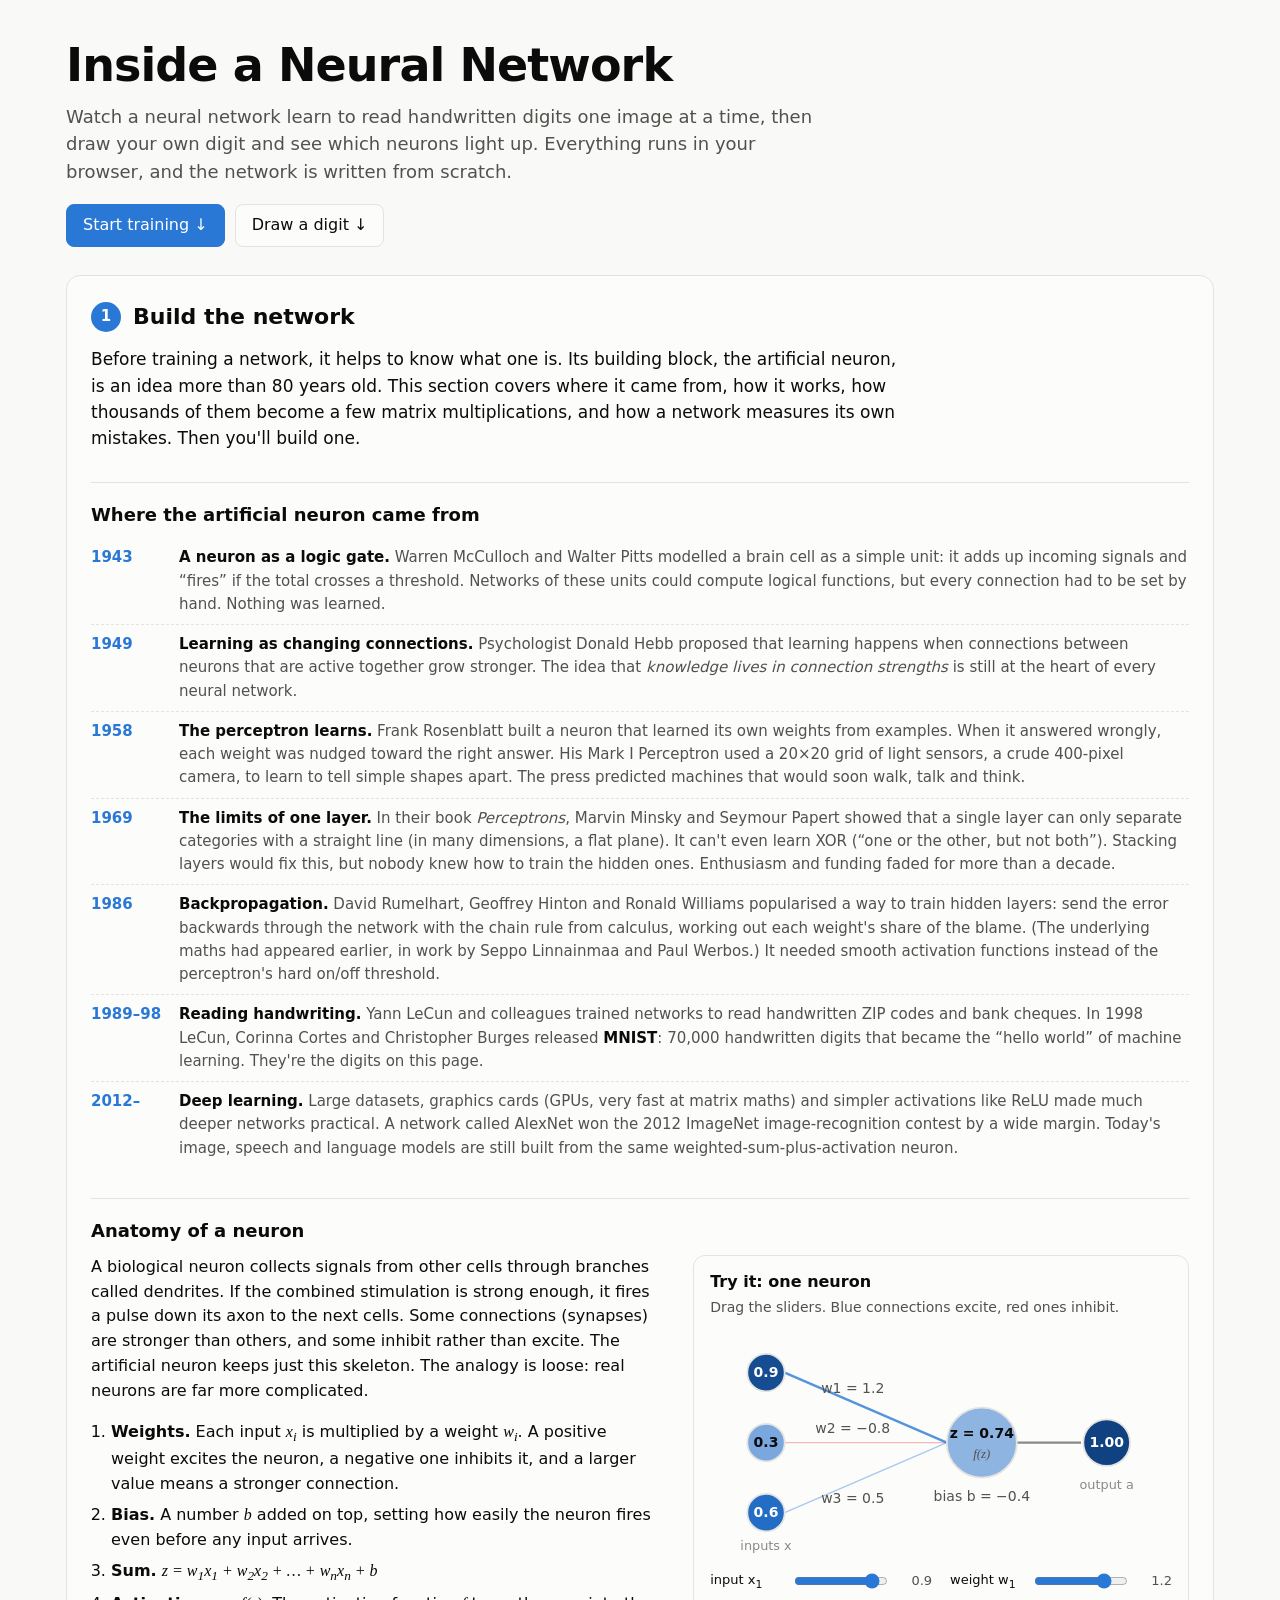
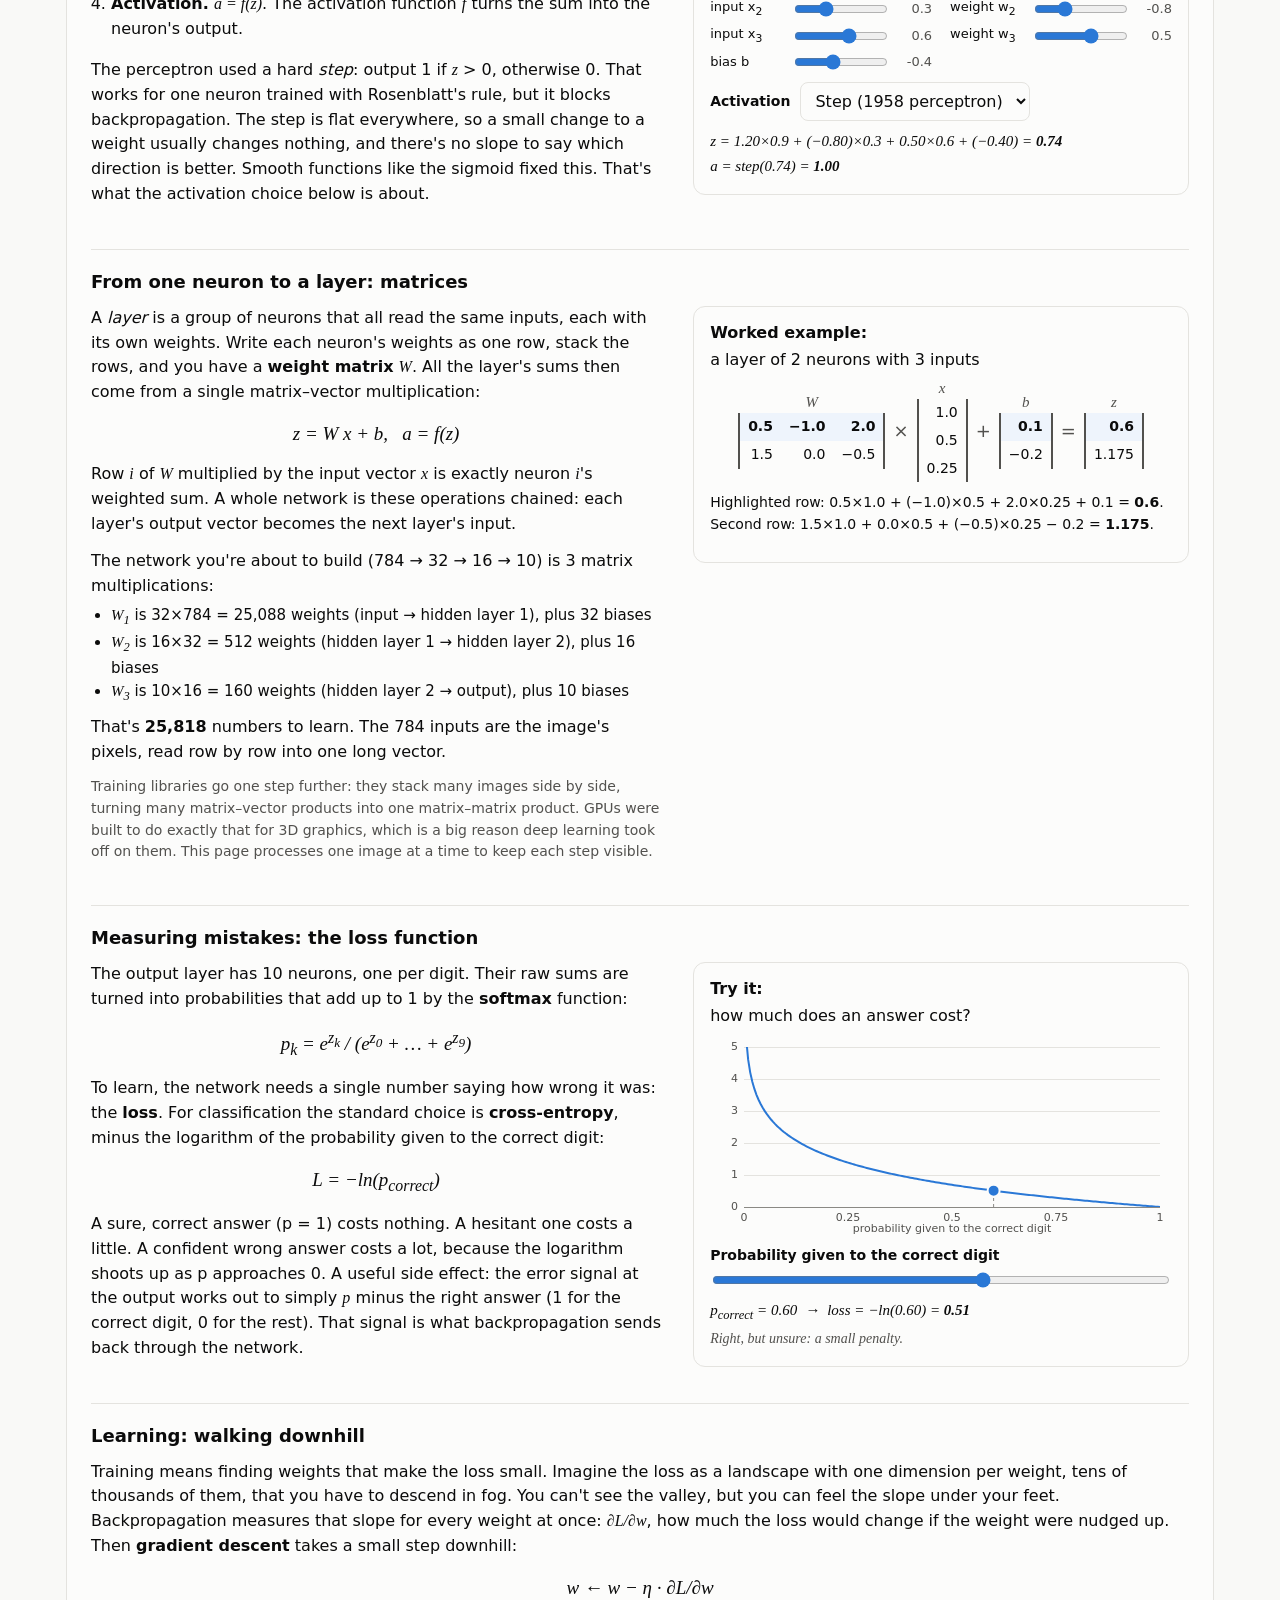
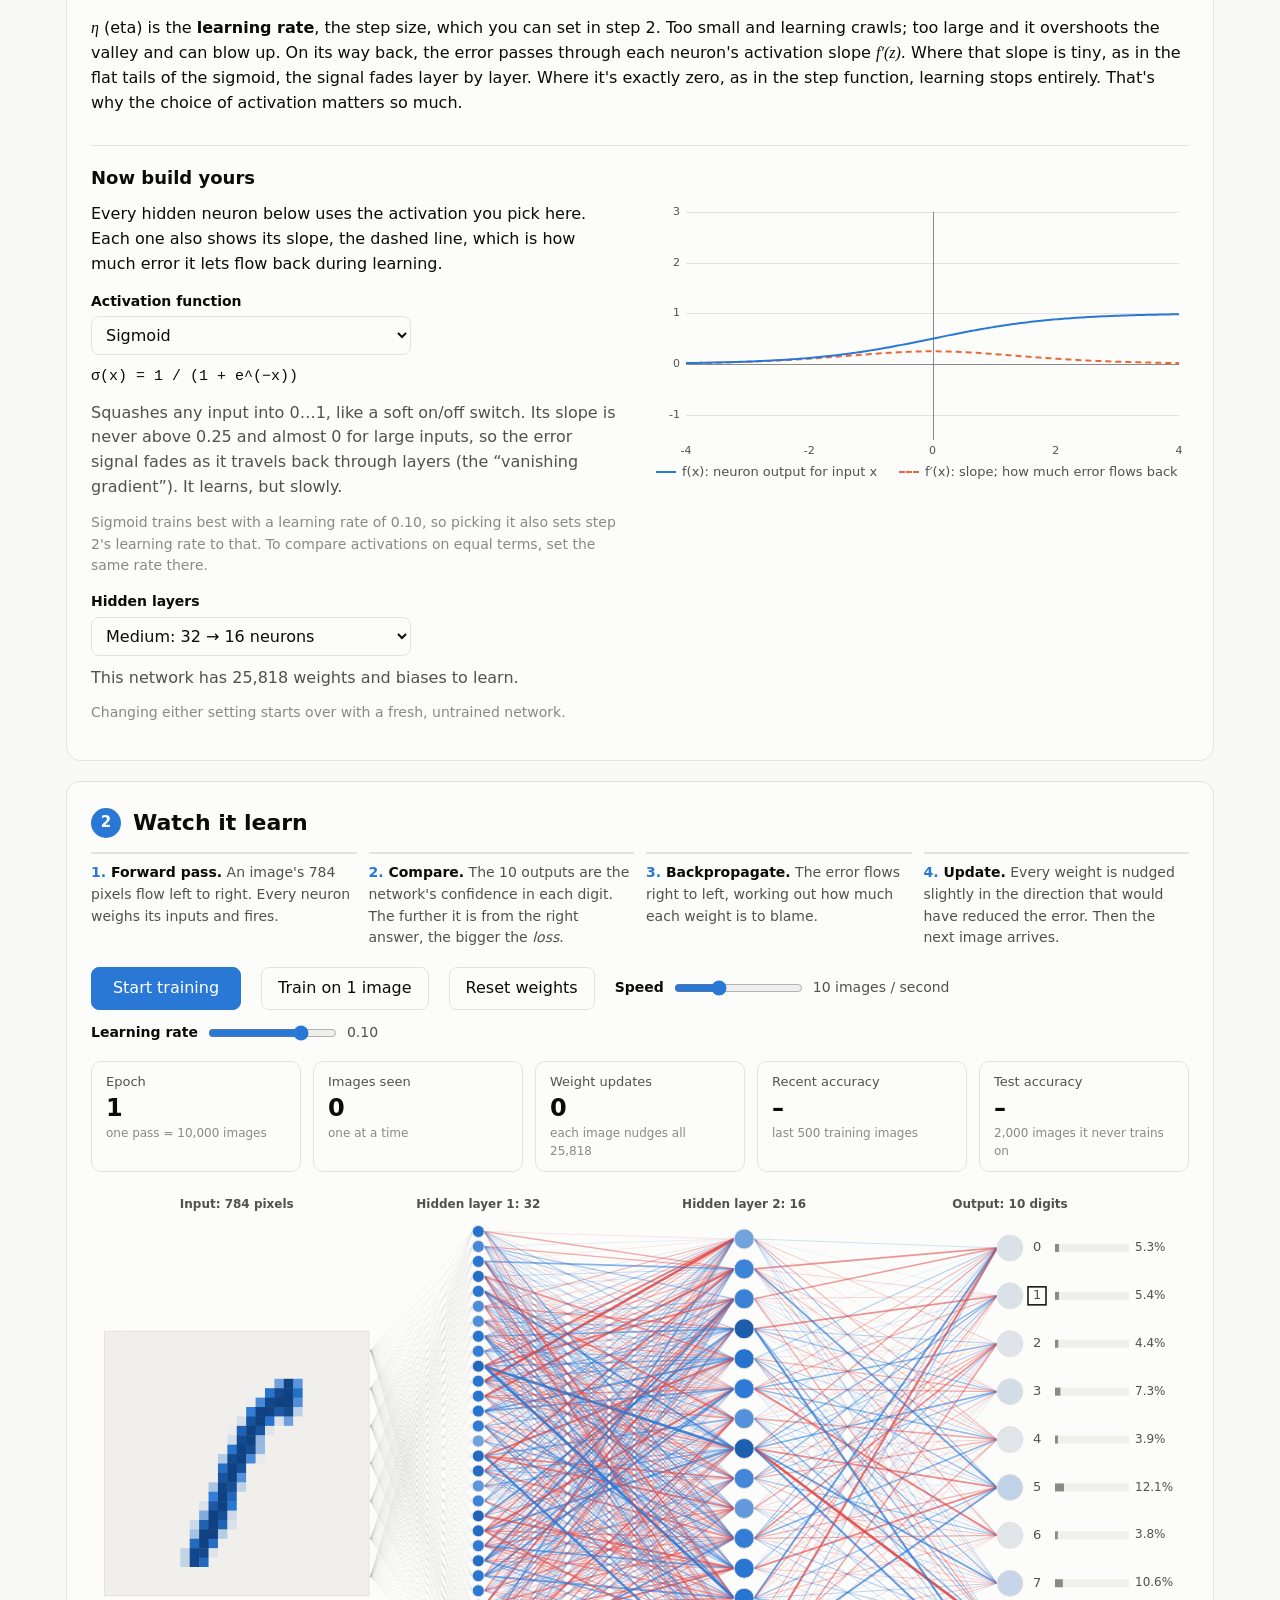
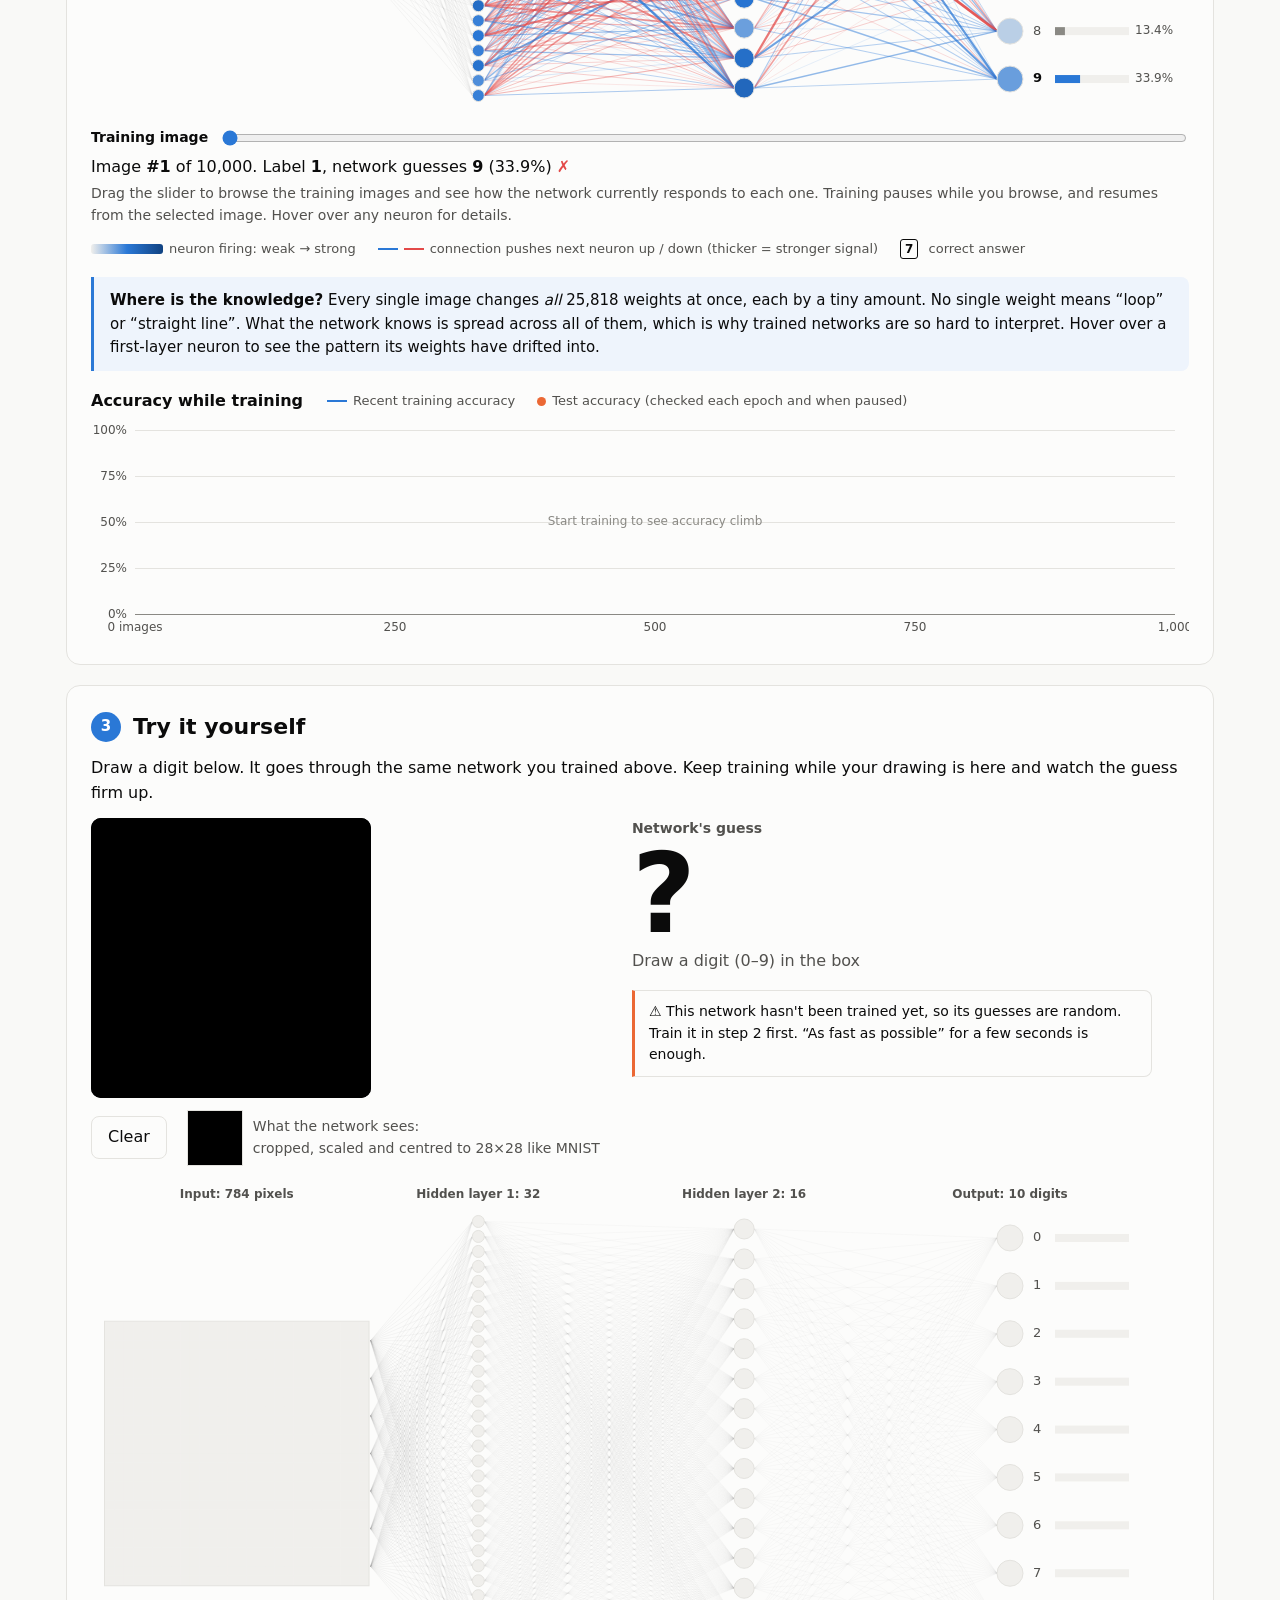
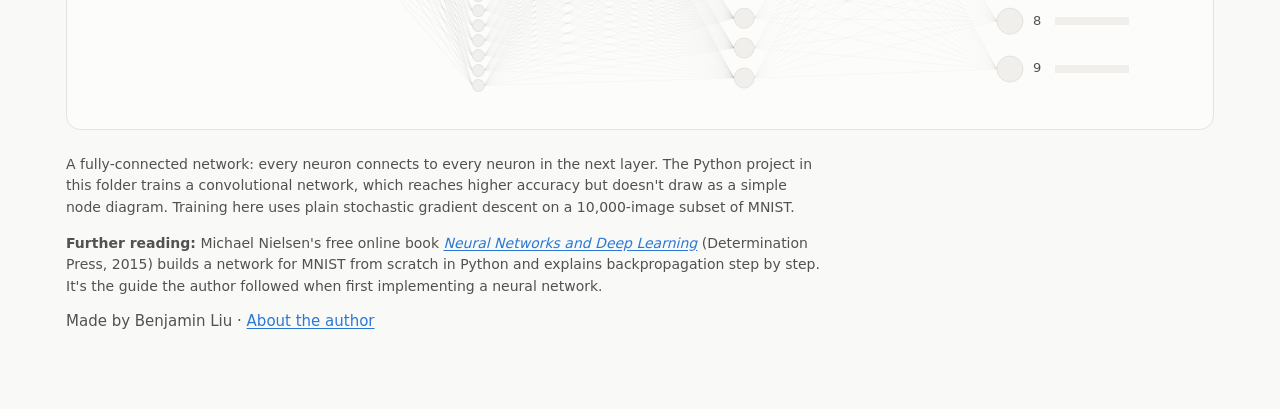
<file: mnist-digits/web/index.html>
<!doctype html>
<html lang="en">
<head>
  <meta charset="utf-8">
  <meta name="viewport" content="width=device-width, initial-scale=1">
  <title>Inside a Neural Network</title>
  <meta name="description" content="Watch a neural network learn to read handwritten digits, explore activation functions, then draw your own digit and see which neurons light up.">
  <link rel="canonical" href="https://nnplayground.dev/">
  <meta property="og:site_name" content="Inside a Neural Network">
  <meta property="og:title" content="Inside a Neural Network">
  <meta property="og:description" content="An interactive walkthrough of how a neural network learns to recognise handwritten digits, running entirely in your browser.">
  <meta property="og:type" content="website">
  <meta property="og:url" content="https://nnplayground.dev/">
  <meta property="og:image" content="https://nnplayground.dev/og-image.png">
  <meta property="og:image:width" content="1200">
  <meta property="og:image:height" content="630">
  <meta property="og:image:alt" content="A neural network diagram: a handwritten 7 flows through two hidden layers and lights up the output neuron for 7.">
  <meta name="twitter:card" content="summary_large_image">
  <meta name="theme-color" content="#f9f9f7" media="(prefers-color-scheme: light)">
  <meta name="theme-color" content="#0d0d0d" media="(prefers-color-scheme: dark)">
  <link rel="icon" href="favicon.svg" type="image/svg+xml">
  <link rel="stylesheet" href="style.css">
</head>
<body>
  <header class="hero">
    <h1>Inside a Neural Network</h1>
    <p class="lede">
      Watch a neural network learn to read handwritten digits one image at a time, then draw
      your own digit and see which neurons light up. Everything runs in your browser, and the
      network is written from scratch.
    </p>
    <p class="hero-actions">
      <a class="button primary" href="#train">Start training ↓</a>
      <a class="button" href="#draw">Draw a digit ↓</a>
    </p>
    <p id="loading" class="loading" role="status">Loading 12,000 handwritten digits…</p>
    <noscript><p class="loading error">This page runs a neural network in your browser and needs JavaScript enabled.</p></noscript>
  </header>

  <main>
    <!-- 1. Build ------------------------------------------------------------>
    <section class="card" aria-labelledby="h-build">
      <h2 id="h-build"><span class="step">1</span>Build the network</h2>
      <p class="intro">
        Before training a network, it helps to know what one is. Its building block, the artificial
        neuron, is an idea more than 80 years old. This section covers where it came from, how it
        works, how thousands of them become a few matrix multiplications, and how a network measures
        its own mistakes. Then you'll build one.
      </p>

      <!-- History -->
      <h3>Where the artificial neuron came from</h3>
      <ol class="timeline">
        <li><span class="year">1943</span><div><strong>A neuron as a logic gate.</strong>
          Warren McCulloch and Walter Pitts modelled a brain cell as a simple unit: it adds up incoming
          signals and “fires” if the total crosses a threshold. Networks of these units could compute
          logical functions, but every connection had to be set by hand. Nothing was learned.</div></li>
        <li><span class="year">1949</span><div><strong>Learning as changing connections.</strong>
          Psychologist Donald Hebb proposed that learning happens when connections between neurons that
          are active together grow stronger. The idea that <em>knowledge lives in connection
          strengths</em> is still at the heart of every neural network.</div></li>
        <li><span class="year">1958</span><div><strong>The perceptron learns.</strong>
          Frank Rosenblatt built a neuron that learned its own weights from examples. When it answered
          wrongly, each weight was nudged toward the right answer. His Mark I Perceptron used a 20×20
          grid of light sensors, a crude 400-pixel camera, to learn to tell simple shapes apart.
          The press predicted machines that would soon walk, talk and think.</div></li>
        <li><span class="year">1969</span><div><strong>The limits of one layer.</strong>
          In their book <em>Perceptrons</em>, Marvin Minsky and Seymour Papert showed that a single
          layer can only separate categories with a straight line (in many dimensions, a flat plane).
          It can't even learn XOR (“one or the other, but not both”). Stacking layers would fix
          this, but nobody knew how to train the hidden ones. Enthusiasm and funding faded for
          more than a decade.</div></li>
        <li><span class="year">1986</span><div><strong>Backpropagation.</strong>
          David Rumelhart, Geoffrey Hinton and Ronald Williams popularised a way to train hidden layers:
          send the error backwards through the network with the chain rule from calculus, working
          out each weight's share of the blame. (The underlying maths had appeared earlier, in work
          by Seppo Linnainmaa and Paul Werbos.) It needed smooth activation functions instead of
          the perceptron's hard on/off threshold.</div></li>
        <li><span class="year">1989–98</span><div><strong>Reading handwriting.</strong>
          Yann LeCun and colleagues trained networks to read handwritten ZIP codes and bank cheques.
          In 1998 LeCun, Corinna Cortes and Christopher Burges released <strong>MNIST</strong>:
          70,000 handwritten digits that became the “hello world” of machine learning. They're the
          digits on this page.</div></li>
        <li><span class="year">2012–</span><div><strong>Deep learning.</strong>
          Large datasets, graphics cards (GPUs, very fast at matrix maths) and simpler activations like
          ReLU made much deeper networks practical. A network called AlexNet won the 2012 ImageNet
          image-recognition contest by a wide margin. Today's image, speech and language models are
          still built from the same weighted-sum-plus-activation neuron.</div></li>
      </ol>

      <!-- Anatomy -->
      <h3>Anatomy of a neuron</h3>
      <div class="two-col">
        <div>
          <p>
            A biological neuron collects signals from other cells through branches called dendrites.
            If the combined stimulation is strong enough, it fires a pulse down its axon to the next
            cells. Some connections (synapses) are stronger than others, and some inhibit rather than
            excite. The artificial neuron keeps just this skeleton. The analogy is loose: real neurons
            are far more complicated.
          </p>
          <ol class="parts">
            <li><strong>Weights.</strong> Each input <var>x<sub>i</sub></var> is multiplied by a weight
              <var>w<sub>i</sub></var>. A positive weight excites the neuron, a negative one inhibits it,
              and a larger value means a stronger connection.</li>
            <li><strong>Bias.</strong> A number <var>b</var> added on top, setting how easily the neuron
              fires even before any input arrives.</li>
            <li><strong>Sum.</strong> <span class="eq">z = w<sub>1</sub>x<sub>1</sub> + w<sub>2</sub>x<sub>2</sub> + … + w<sub>n</sub>x<sub>n</sub> + b</span></li>
            <li><strong>Activation.</strong> <span class="eq">a = f(z)</span>. The activation function
              <var>f</var> turns the sum into the neuron's output.</li>
          </ol>
          <p>
            The perceptron used a hard <em>step</em>: output 1 if <var>z</var> &gt; 0, otherwise 0.
            That works for one neuron trained with Rosenblatt's rule, but it blocks backpropagation.
            The step is flat everywhere, so a small change to a weight usually changes nothing, and
            there's no slope to say which direction is better. Smooth functions like the sigmoid
            fixed this. That's what the activation choice below is about.
          </p>
        </div>
        <figure class="lab" aria-labelledby="lab-title">
          <figcaption id="lab-title"><strong>Try it: one neuron</strong>
            <span class="muted small">Drag the sliders. Blue connections excite, red ones inhibit.</span></figcaption>
          <svg id="neuron-svg" viewBox="0 0 360 200" role="img" aria-label="Diagram of a single neuron with three inputs"></svg>
          <div class="lab-grid" id="lab-sliders"></div>
          <div class="field inline">
            <label for="lab-act">Activation</label>
            <select id="lab-act"></select>
          </div>
          <p class="eq lab-readout" id="lab-readout" aria-live="polite"></p>
        </figure>
      </div>

      <!-- Matrices -->
      <h3>From one neuron to a layer: matrices</h3>
      <div class="two-col">
        <div>
          <p>
            A <em>layer</em> is a group of neurons that all read the same inputs, each with its own
            weights. Write each neuron's weights as one row, stack the rows, and you have a
            <strong>weight matrix</strong> <var>W</var>. All the layer's sums then come from a single
            matrix–vector multiplication:
          </p>
          <p class="eq big">z = W x + b, &nbsp; a = f(z)</p>
          <p>
            Row <var>i</var> of <var>W</var> multiplied by the input vector <var>x</var> is exactly
            neuron <var>i</var>'s weighted sum. A whole network is these operations chained:
            each layer's output vector becomes the next layer's input.
          </p>
          <p id="layer-shapes"></p>
          <p class="muted small">
            Training libraries go one step further: they stack many images side by side, turning
            many matrix–vector products into one matrix–matrix product. GPUs were built to do
            exactly that for 3D graphics, which is a big reason deep learning took off on them.
            This page processes one image at a time to keep each step visible.
          </p>
        </div>
        <figure class="matrix-example" aria-label="Worked example of a matrix-vector multiplication">
          <figcaption><strong>Worked example:</strong> a layer of 2 neurons with 3 inputs</figcaption>
          <div class="matmul">
            <table class="mat"><caption>W</caption>
              <tr class="hl"><td>0.5</td><td>−1.0</td><td>2.0</td></tr>
              <tr><td>1.5</td><td>0.0</td><td>−0.5</td></tr></table>
            <span class="op">×</span>
            <table class="mat"><caption>x</caption>
              <tr><td>1.0</td></tr><tr><td>0.5</td></tr><tr><td>0.25</td></tr></table>
            <span class="op">+</span>
            <table class="mat"><caption>b</caption>
              <tr class="hl"><td>0.1</td></tr><tr><td>−0.2</td></tr></table>
            <span class="op">=</span>
            <table class="mat"><caption>z</caption>
              <tr class="hl"><td>0.6</td></tr><tr><td>1.175</td></tr></table>
          </div>
          <p class="small">
            Highlighted row: 0.5×1.0 + (−1.0)×0.5 + 2.0×0.25 + 0.1 = <strong>0.6</strong>.<br>
            Second row: 1.5×1.0 + 0.0×0.5 + (−0.5)×0.25 − 0.2 = <strong>1.175</strong>.
          </p>
        </figure>
      </div>

      <!-- Loss -->
      <h3>Measuring mistakes: the loss function</h3>
      <div class="two-col">
        <div>
          <p>
            The output layer has 10 neurons, one per digit. Their raw sums are turned into
            probabilities that add up to 1 by the <strong>softmax</strong> function:
          </p>
          <p class="eq big">p<sub>k</sub> = e<sup>z<sub>k</sub></sup> / (e<sup>z<sub>0</sub></sup> + … + e<sup>z<sub>9</sub></sup>)</p>
          <p>
            To learn, the network needs a single number saying how wrong it was: the
            <strong>loss</strong>. For classification the standard choice is
            <strong>cross-entropy</strong>, minus the logarithm of the probability given to the
            correct digit:
          </p>
          <p class="eq big">L = −ln(p<sub>correct</sub>)</p>
          <p>
            A sure, correct answer (p = 1) costs nothing. A hesitant one costs a little. A confident
            wrong answer costs a lot, because the logarithm shoots up as p approaches 0. A useful side
            effect: the error signal at the output works out to simply <var>p</var> minus the right answer
            (1 for the correct digit, 0 for the rest). That signal is what backpropagation sends back
            through the network.
          </p>
        </div>
        <figure class="lab">
          <figcaption><strong>Try it:</strong> how much does an answer cost?</figcaption>
          <canvas id="loss-canvas" aria-label="Plot of the loss as a function of the probability given to the correct digit"></canvas>
          <label class="slider-field wide" for="loss-p">Probability given to the correct digit
            <input type="range" id="loss-p" min="1" max="100" value="60">
          </label>
          <p class="eq lab-readout" id="loss-readout" aria-live="polite"></p>
        </figure>
      </div>

      <!-- Learning -->
      <h3>Learning: walking downhill</h3>
      <p>
        Training means finding weights that make the loss small. Imagine the loss as a landscape with
        one dimension per weight, tens of thousands of them, that you have to descend in fog. You can't see
        the valley, but you can feel the slope under your feet. Backpropagation measures that slope for
        every weight at once: <span class="eq">∂L/∂w</span>, how much the loss would change if the weight
        were nudged up. Then <strong>gradient descent</strong> takes a small step downhill:
      </p>
      <p class="eq big">w ← w − η · ∂L/∂w</p>
      <p>
        <var>η</var> (eta) is the <strong>learning rate</strong>, the step size, which you can set in step 2.
        Too small and learning crawls; too large and it overshoots the valley and can blow up.
        On its way back, the error passes through each neuron's activation slope
        <var>f′(z)</var>. Where that slope is tiny, as in the flat tails of the sigmoid, the signal fades
        layer by layer. Where it's exactly zero, as in the step function, learning stops entirely. That's
        why the choice of activation matters so much.
      </p>

      <h3>Now build yours</h3>
      <div class="setup-grid">
        <div>
          <p>
            Every hidden neuron below uses the activation you pick here. Each one also shows its slope,
            the dashed line, which is how much error it lets flow back during learning.
          </p>
          <div class="field">
            <label for="activation">Activation function</label>
            <select id="activation"></select>
          </div>
          <p id="act-formula" class="formula"></p>
          <p id="act-about" class="muted"></p>
          <p id="lr-note" class="note"></p>
          <div class="field">
            <label for="arch">Hidden layers</label>
            <select id="arch">
              <option value="16,16">Small: 16 → 16 neurons</option>
              <option value="32,16" selected>Medium: 32 → 16 neurons</option>
              <option value="64,32">Large: 64 → 32 neurons</option>
            </select>
          </div>
          <p id="param-count" class="muted"></p>
          <p class="note">Changing either setting starts over with a fresh, untrained network.</p>
        </div>
        <figure class="act-plot">
          <canvas id="act-canvas" aria-label="Plot of the selected activation function"></canvas>
          <figcaption class="legend">
            <span><i class="line-swatch s1"></i>f(x): neuron output for input x</span>
            <span><i class="line-swatch s2 dashed"></i>f′(x): slope; how much error flows back</span>
          </figcaption>
        </figure>
      </div>
    </section>

    <!-- 2. Train ------------------------------------------------------------>
    <section class="card" id="train" aria-labelledby="h-train">
      <h2 id="h-train"><span class="step">2</span>Watch it learn</h2>
      <ol class="steps">
        <li><strong>Forward pass.</strong> An image's 784 pixels flow left to right. Every neuron
          weighs its inputs and fires.</li>
        <li><strong>Compare.</strong> The 10 outputs are the network's confidence in each digit.
          The further it is from the right answer, the bigger the <em>loss</em>.</li>
        <li><strong>Backpropagate.</strong> The error flows right to left, working out how much
          each weight is to blame.</li>
        <li><strong>Update.</strong> Every weight is nudged slightly in the direction that
          would have reduced the error. Then the next image arrives.</li>
      </ol>

      <div class="toolbar">
        <button id="btn-train" class="primary" type="button">Start training</button>
        <button id="btn-step" type="button">Train on 1 image</button>
        <button id="btn-reset" type="button">Reset weights</button>
        <label class="slider-field">Speed
          <input type="range" id="speed" min="0" max="6" step="1" value="2">
          <output id="speed-out"></output>
        </label>
        <label class="slider-field">Learning rate
          <input type="range" id="lr" min="0" max="1000" step="1">
          <output id="lr-out"></output>
        </label>
      </div>
      <p id="train-alert" class="warning alert" role="alert" hidden></p>

      <div class="stats">
        <div class="stat"><div class="label">Epoch</div><div class="value" id="st-epoch">1</div>
          <div class="sub" id="st-epoch-sub">one pass = 10,000 images</div></div>
        <div class="stat"><div class="label">Images seen</div><div class="value" id="st-seen">0</div>
          <div class="sub">one at a time</div></div>
        <div class="stat"><div class="label">Weight updates</div><div class="value" id="st-updates">0</div>
          <div class="sub" id="st-updates-sub"></div></div>
        <div class="stat"><div class="label">Recent accuracy</div><div class="value" id="st-recent">–</div>
          <div class="sub">last 500 training images</div></div>
        <div class="stat"><div class="label">Test accuracy</div><div class="value" id="st-test">–</div>
          <div class="sub">2,000 images it never trains on</div></div>
      </div>

      <div class="net-wrap">
        <canvas id="net-train" aria-label="Diagram of the network's neurons, coloured by activation"></canvas>
      </div>
      <div class="sample-bar">
        <label for="sample">Training image</label>
        <input type="range" id="sample" min="0" max="9999" value="0">
      </div>
      <p id="sample-info" class="sample-info" aria-live="polite"></p>
      <p class="muted small">
        Drag the slider to browse the training images and see how the network currently responds
        to each one. Training pauses while you browse, and resumes from the selected image.
        Hover over any neuron for details.
      </p>
      <div class="legend" id="net-legend"></div>

      <p class="callout">
        <strong>Where is the knowledge?</strong> Every single image changes <em>all</em>
        <span id="callout-params">the</span> weights at once, each by a tiny amount. No single
        weight means “loop” or “straight line”. What the network knows is spread across all of them,
        which is why trained networks are so hard to interpret. Hover over a first-layer neuron to
        see the pattern its weights have drifted into.
      </p>

      <figure class="chart">
        <figcaption>
          <strong>Accuracy while training</strong>
          <span class="legend">
            <span><i class="line-swatch s1"></i>Recent training accuracy</span>
            <span><i class="dot-swatch s2"></i>Test accuracy (checked each epoch and when paused)</span>
          </span>
        </figcaption>
        <canvas id="acc-chart" aria-label="Line chart of accuracy as training progresses"></canvas>
      </figure>
    </section>

    <!-- 3. Draw ------------------------------------------------------------->
    <section class="card" id="draw" aria-labelledby="h-draw">
      <h2 id="h-draw"><span class="step">3</span>Try it yourself</h2>
      <p>
        Draw a digit below. It goes through the same network you trained above. Keep training
        while your drawing is here and watch the guess firm up.
      </p>
      <div class="draw-grid">
        <div class="pad-col">
          <canvas id="pad" width="280" height="280" aria-label="Drawing pad"></canvas>
          <div class="toolbar tight">
            <button id="btn-clear" type="button">Clear</button>
            <div class="preview">
              <canvas id="pad-preview" width="28" height="28"></canvas>
              <span class="muted small">What the network sees:<br>cropped, scaled and centred to 28×28 like MNIST</span>
            </div>
          </div>
        </div>
        <div class="result-col">
          <div class="guess" aria-live="polite">
            <div class="guess-label">Network's guess</div>
            <div class="guess-digit" id="guess-digit">?</div>
            <div class="guess-conf" id="guess-conf">Draw a digit (0–9) in the box</div>
          </div>
          <p id="draw-warning" class="warning" hidden></p>
        </div>
      </div>
      <div class="net-wrap">
        <canvas id="net-draw" aria-label="Diagram of the neurons activated by your drawing"></canvas>
      </div>
    </section>

    <footer class="muted small">
      A fully-connected network: every neuron connects to every neuron in the next layer.
      The Python project in this folder trains a convolutional network, which reaches
      higher accuracy but doesn't draw as a simple node diagram. Training here uses plain
      stochastic gradient descent on a 10,000-image subset of MNIST.
      <p class="further">
        <strong>Further reading:</strong> Michael Nielsen's free online book
        <a href="http://neuralnetworksanddeeplearning.com/about.html" rel="noopener"><cite>Neural Networks and Deep Learning</cite></a>
        (Determination Press, 2015) builds a network for MNIST from scratch in Python and explains
        backpropagation step by step. It's the guide the author followed when first implementing
        a neural network.
      </p>
      <p class="author-link">Made by Benjamin Liu · <a href="author.html">About the author</a></p>
    </footer>
  </main>

  <div id="tooltip" class="tooltip" hidden></div>

  <script src="mnist-data.js"></script>
  <script src="nn.js"></script>
  <script src="viz.js"></script>
  <script src="explain.js"></script>
  <script src="app.js"></script>
</body>
</html>
</file>
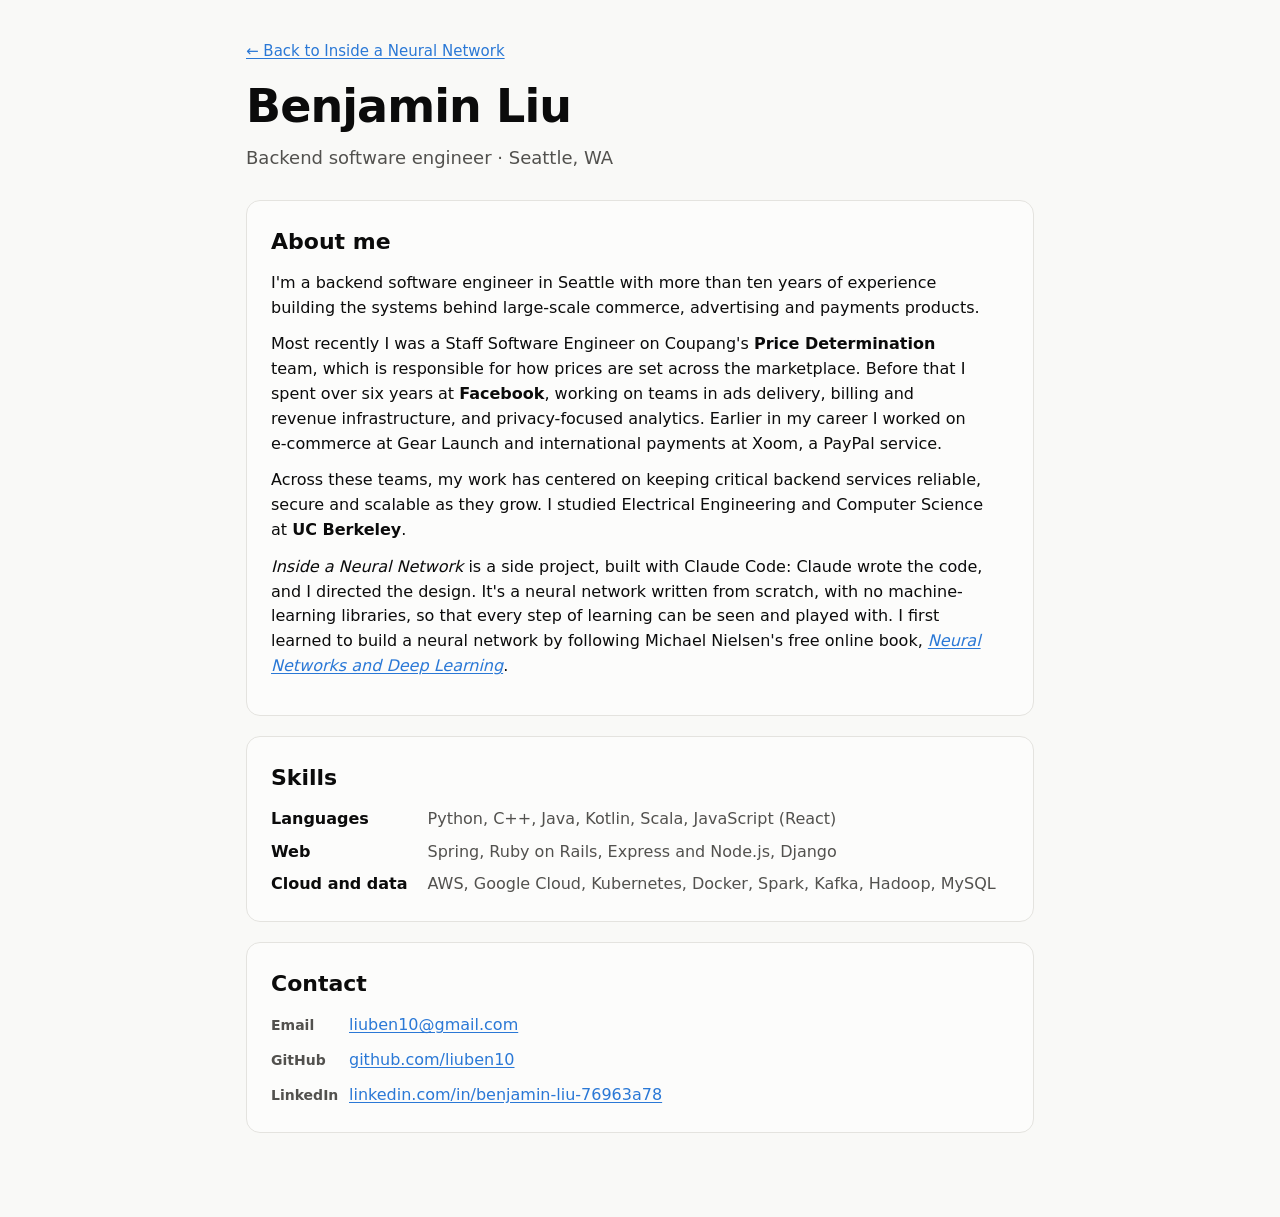
<file: mnist-digits/web/author.html>
<!doctype html>
<html lang="en">
<head>
  <meta charset="utf-8">
  <meta name="viewport" content="width=device-width, initial-scale=1">
  <title>About the Author</title>
  <meta name="description" content="Benjamin Liu, a backend software engineer in Seattle and the author of Inside a Neural Network.">
  <link rel="canonical" href="https://nnplayground.dev/author.html">
  <meta property="og:site_name" content="Inside a Neural Network">
  <meta property="og:title" content="About the Author: Benjamin Liu">
  <meta property="og:description" content="Backend software engineer in Seattle and the author of Inside a Neural Network.">
  <meta property="og:type" content="profile">
  <meta property="og:url" content="https://nnplayground.dev/author.html">
  <meta property="og:image" content="https://nnplayground.dev/og-image.png">
  <meta property="og:image:width" content="1200">
  <meta property="og:image:height" content="630">
  <meta name="twitter:card" content="summary_large_image">
  <meta name="theme-color" content="#f9f9f7" media="(prefers-color-scheme: light)">
  <meta name="theme-color" content="#0d0d0d" media="(prefers-color-scheme: dark)">
  <link rel="icon" href="favicon.svg" type="image/svg+xml">
  <link rel="stylesheet" href="style.css">
</head>
<body class="ready author-page">
  <header class="hero">
    <p class="back"><a href="./">← Back to Inside a Neural Network</a></p>
    <h1>Benjamin Liu</h1>
    <p class="lede">Backend software engineer · Seattle, WA</p>
  </header>

  <main>
    <section class="card" aria-labelledby="h-about">
      <h2 id="h-about">About me</h2>
      <p>
        I'm a backend software engineer in Seattle with more than ten years of experience building
        the systems behind large-scale commerce, advertising and payments products.
      </p>
      <p>
        Most recently I was a Staff Software Engineer on Coupang's <strong>Price Determination</strong>
        team, which is responsible for how prices are set across the marketplace. Before that I spent
        over six years at <strong>Facebook</strong>, working on teams in ads delivery, billing and revenue
        infrastructure, and privacy-focused analytics. Earlier in my career I worked on e-commerce at
        Gear Launch and international payments at Xoom, a PayPal service.
      </p>
      <p>
        Across these teams, my work has centered on keeping critical backend services reliable, secure
        and scalable as they grow. I studied Electrical Engineering and Computer Science at
        <strong>UC Berkeley</strong>.
      </p>
      <p>
        <em>Inside a Neural Network</em> is a side project, built with Claude Code: Claude wrote the
        code, and I directed the design. It's a neural network written from scratch, with no
        machine-learning libraries, so that every step of learning can be seen and played with.
        I first learned to build a neural network by following Michael Nielsen's free online book,
        <a href="http://neuralnetworksanddeeplearning.com/about.html" rel="noopener"><cite>Neural Networks and Deep Learning</cite></a>.
      </p>
    </section>

    <section class="card" aria-labelledby="h-skills">
      <h2 id="h-skills">Skills</h2>
      <dl class="skills">
        <dt>Languages</dt>
        <dd>Python, C++, Java, Kotlin, Scala, JavaScript (React)</dd>
        <dt>Web</dt>
        <dd>Spring, Ruby on Rails, Express and Node.js, Django</dd>
        <dt>Cloud and data</dt>
        <dd>AWS, Google Cloud, Kubernetes, Docker, Spark, Kafka, Hadoop, MySQL</dd>
      </dl>
    </section>

    <section class="card" aria-labelledby="h-contact">
      <h2 id="h-contact">Contact</h2>
      <ul class="contact">
        <li><span class="contact-label">Email</span>
          <a href="mailto:liuben10@gmail.com">liuben10@gmail.com</a></li>
        <li><span class="contact-label">GitHub</span>
          <a href="https://github.com/liuben10" rel="noopener">github.com/liuben10</a></li>
        <li><span class="contact-label">LinkedIn</span>
          <a href="https://www.linkedin.com/in/benjamin-liu-76963a78/" rel="noopener">linkedin.com/in/benjamin-liu-76963a78</a></li>
      </ul>
    </section>
  </main>
</body>
</html>
</file>
<file: mnist-digits/web/style.css>
:root {
  color-scheme: light;
  --bg: #f9f9f7;
  --surface: #fcfcfb;
  --ink: #0b0b0b;
  --ink-2: #52514e;
  --muted: #8a8984;
  --border: #e4e3df;
  --neutral: #f0efec;      /* a neuron at zero */
  --pos: #2a78d6;          /* positive activation / weight */
  --pos-max: #104281;      /* strongest activation */
  --neg: #e34948;          /* negative activation / weight */
  --series-1: #2a78d6;
  --series-2: #eb6834;
  --tint: #eef4fc;
}
@media (prefers-color-scheme: dark) {
  :root:not([data-theme="light"]) {
    color-scheme: dark;
    --bg: #0d0d0d;
    --surface: #1a1a19;
    --ink: #f0efec;
    --ink-2: #c3c2b7;
    --muted: #8f8e88;
    --border: #33332f;
    --neutral: #383835;
    --pos: #3987e5;
    --pos-max: #b7d3f6;
    --neg: #e66767;
    --series-1: #3987e5;
    --series-2: #d95926;
    --tint: #1b2533;
  }
}
:root[data-theme="dark"] {
  color-scheme: dark;
  --bg: #0d0d0d; --surface: #1a1a19; --ink: #f0efec; --ink-2: #c3c2b7; --muted: #8f8e88;
  --border: #33332f; --neutral: #383835; --pos: #3987e5; --pos-max: #b7d3f6; --neg: #e66767;
  --series-1: #3987e5; --series-2: #d95926; --tint: #1b2533;
}

* { box-sizing: border-box; }
body {
  margin: 0;
  background: var(--bg);
  color: var(--ink);
  font: 16px/1.55 system-ui, -apple-system, "Segoe UI", Roboto, sans-serif;
}
.hero, main { max-width: 1180px; margin: 0 auto; padding-left: 16px; padding-right: 16px; }
.hero { padding-top: 40px; padding-bottom: 8px; }
h1 { font-size: clamp(30px, 4.5vw, 46px); line-height: 1.1; letter-spacing: -0.02em; margin: 0 0 12px; }
.lede { font-size: 18px; color: var(--ink-2); max-width: 760px; margin: 0; }
.hero-actions { display: flex; flex-wrap: wrap; gap: 10px; margin: 18px 0 0; }
html { scroll-behavior: smooth; }
@media (prefers-reduced-motion: reduce) { html { scroll-behavior: auto; } }
section[id] { scroll-margin-top: 12px; }
.loading { color: var(--ink-2); font-size: 15px; }
.loading.error { color: var(--neg); font-weight: 600; }
main { padding-bottom: 64px; transition: opacity .3s; }
body:not(.ready) main { opacity: .35; pointer-events: none; }

.card {
  background: var(--surface);
  border: 1px solid var(--border);
  border-radius: 14px;
  padding: 24px;
  margin: 20px 0;
}
h2 { font-size: 22px; margin: 0 0 12px; display: flex; align-items: center; }
.step {
  display: inline-grid; place-items: center; flex: none;
  width: 30px; height: 30px; border-radius: 50%;
  background: var(--pos); color: #fff; font-size: 15px; margin-right: 12px;
}
p { margin: 0 0 12px; }
.muted { color: var(--ink-2); }
.small { font-size: 14px; }
.note { font-size: 14px; color: var(--muted); }
.formula { font-family: ui-monospace, "Cascadia Mono", Consolas, monospace; font-size: 15px; }

/* ---- explainer ---- */
.intro { font-size: 17px; max-width: 820px; }
h3 { font-size: 18px; margin: 30px 0 10px; padding-top: 18px; border-top: 1px solid var(--border); }
var { font-style: italic; font-family: Georgia, "Times New Roman", serif; }
.eq { font-family: Georgia, "Times New Roman", serif; font-style: italic; white-space: nowrap; }
.eq.big { font-size: 19px; text-align: center; margin: 14px 0; white-space: normal; }
.two-col { display: grid; grid-template-columns: minmax(0, 1.15fr) minmax(0, 1fr); gap: 32px; align-items: start; }

.timeline { list-style: none; padding: 0; margin: 0; }
.timeline li { display: grid; grid-template-columns: 74px minmax(0, 1fr); gap: 14px; padding: 8px 0; font-size: 15px; color: var(--ink-2); }
.timeline li + li { border-top: 1px dashed var(--border); }
.timeline strong { color: var(--ink); }
.timeline .year { font-weight: 700; color: var(--pos); font-variant-numeric: tabular-nums; }

.parts { padding-left: 20px; }
.parts li { margin-bottom: 6px; }

.lab, .matrix-example { margin: 0; border: 1px solid var(--border); border-radius: 12px; padding: 14px 16px; }
.lab figcaption, .matrix-example figcaption { display: flex; flex-direction: column; gap: 2px; margin-bottom: 8px; }
#neuron-svg { width: 100%; max-width: 420px; display: block; margin: 0 auto; }
#neuron-svg .syn { stroke-linecap: round; }
#neuron-svg .syn.pos { stroke: var(--pos); }
#neuron-svg .syn.neg { stroke: var(--neg); }
#neuron-svg .axon { stroke: var(--muted); stroke-width: 2; }
#neuron-svg .node { stroke: var(--border); stroke-width: 1.5; }
#neuron-svg .node-text { font: 600 12px system-ui, sans-serif; fill: var(--ink); }
#neuron-svg .node-text.on-dark { fill: #fff; }
#neuron-svg .node-sub { font: italic 11px Georgia, serif; fill: var(--ink-2); }
#neuron-svg .w-text { font: 12px system-ui, sans-serif; fill: var(--ink-2); }
#neuron-svg .caption { font: 11px system-ui, sans-serif; fill: var(--muted); }
.lab-grid { display: grid; grid-template-columns: repeat(2, minmax(0, 1fr)); gap: 4px 18px; margin: 10px 0; }
.lab-slider { display: grid; grid-template-columns: 74px minmax(0, 1fr) 34px; align-items: center; gap: 8px; font-size: 13px; }
.lab-slider output { text-align: right; font-variant-numeric: tabular-nums; color: var(--ink-2); }
.lab-slider input { min-width: 0; }
.field.inline { flex-direction: row; align-items: center; gap: 10px; margin: 6px 0; }
.lab-readout { white-space: normal; font-size: 15px; margin: 8px 0 0; line-height: 1.7; }
.slider-field.wide { display: flex; flex-direction: column; align-items: stretch; gap: 4px; margin-top: 8px; }
#loss-canvas { width: 100%; display: block; }

.matmul { display: flex; align-items: center; justify-content: center; gap: 8px; flex-wrap: wrap; margin: 6px 0 10px; }
.mat { border-collapse: collapse; border-left: 2px solid var(--ink-2); border-right: 2px solid var(--ink-2); font-variant-numeric: tabular-nums; }
.mat caption { font: italic 15px Georgia, serif; color: var(--ink-2); padding-bottom: 2px; }
.mat td { padding: 3px 8px; text-align: right; font-size: 14px; }
.mat tr.hl td { background: var(--tint); font-weight: 700; }
.op { font-size: 18px; color: var(--ink-2); }
.shapes { margin: 6px 0 8px; padding-left: 20px; font-size: 15px; }

.setup-grid { display: grid; grid-template-columns: minmax(0, 1fr) minmax(0, 1fr); gap: 32px; align-items: start; }
.field { display: flex; flex-direction: column; gap: 4px; margin: 14px 0 10px; max-width: 320px; }
.field label { font-size: 14px; font-weight: 600; }
select, button { font: inherit; color: var(--ink); }
select {
  padding: 8px 10px; border-radius: 8px; border: 1px solid var(--border); background: var(--surface);
}
button, a.button {
  padding: 8px 16px; border-radius: 8px; border: 1px solid var(--border);
  background: var(--surface); cursor: pointer; font-weight: 500;
}
button:hover:not(:disabled) { border-color: var(--muted); }
button:disabled { opacity: .45; cursor: not-allowed; }
a.button { display: inline-block; text-decoration: none; color: var(--ink); }
button.primary, a.button.primary { background: var(--pos); border-color: var(--pos); color: #fff; min-width: 150px; }
button:focus-visible, select:focus-visible, input:focus-visible { outline: 2px solid var(--pos); outline-offset: 2px; }
input[type="range"] { accent-color: var(--pos); }

.act-plot { margin: 0; }
.act-plot canvas { width: 100%; display: block; }

.steps {
  display: grid; grid-template-columns: repeat(4, minmax(0, 1fr)); gap: 12px;
  padding: 0; margin: 0 0 8px; list-style: none; counter-reset: step;
}
.steps li {
  counter-increment: step; font-size: 14px; color: var(--ink-2);
  border-top: 2px solid var(--border); padding-top: 8px;
}
.steps li::before { content: counter(step) ". "; font-weight: 700; color: var(--pos); }
.steps strong { color: var(--ink); }

.toolbar { display: flex; flex-wrap: wrap; gap: 12px 20px; align-items: center; margin: 18px 0; }
.toolbar.tight { margin: 12px 0 0; }
.slider-field { display: flex; align-items: center; gap: 8px; font-size: 14px; font-weight: 600; }
.slider-field output { font-weight: 400; color: var(--ink-2); min-width: 9.5em; font-variant-numeric: tabular-nums; }

.stats { display: grid; grid-template-columns: repeat(auto-fit, minmax(160px, 1fr)); gap: 12px; margin-bottom: 16px; }
.stat { border: 1px solid var(--border); border-radius: 10px; padding: 10px 14px; }
.stat .label { font-size: 13px; color: var(--ink-2); }
.stat .value { font-size: 24px; font-weight: 650; font-variant-numeric: tabular-nums; line-height: 1.3; }
.stat .sub { font-size: 12px; color: var(--muted); }

.net-wrap canvas { width: 100%; display: block; }
.sample-bar { display: flex; align-items: center; gap: 12px; margin-top: 12px; font-size: 14px; font-weight: 600; }
.sample-bar input { flex: 1; min-width: 0; }
.sample-info { font-variant-numeric: tabular-nums; margin: 6px 0 4px; min-height: 1.55em; }
.sample-info .ok { color: var(--pos); font-weight: 700; }
.sample-info .bad { color: var(--neg); font-weight: 700; }

.legend { display: flex; flex-wrap: wrap; gap: 6px 22px; font-size: 13px; color: var(--ink-2); align-items: center; }
.legend span { display: inline-flex; align-items: center; gap: 6px; }
.ramp { display: inline-block; width: 72px; height: 10px; border-radius: 3px; }
.ramp.pos { background: linear-gradient(90deg, var(--neutral), var(--pos), var(--pos-max)); }
.ramp.neg { background: linear-gradient(90deg, var(--neutral), var(--neg)); }
.line-swatch { display: inline-block; width: 20px; height: 0; border-top: 2px solid; }
.line-swatch.s1 { border-color: var(--series-1); }
.line-swatch.s2 { border-color: var(--series-2); }
.line-swatch.dashed { border-top-style: dashed; }
.line-swatch.neg { border-color: var(--neg); }
.dot-swatch { display: inline-block; width: 9px; height: 9px; border-radius: 50%; }
.dot-swatch.s2 { background: var(--series-2); }
.boxed { border: 1.5px solid var(--ink); border-radius: 3px; padding: 0 4px; font-size: 12px; color: var(--ink); }

.callout {
  margin: 18px 0; padding: 12px 16px; border-left: 3px solid var(--pos);
  background: var(--tint); border-radius: 0 8px 8px 0; font-size: 15px;
}

.chart { margin: 8px 0 0; }
.chart figcaption { display: flex; flex-wrap: wrap; gap: 6px 24px; align-items: center; margin-bottom: 6px; }
.chart canvas { width: 100%; display: block; }

.draw-grid { display: grid; grid-template-columns: auto minmax(0, 1fr); gap: 32px; align-items: start; margin-bottom: 12px; }
#pad {
  width: 280px; max-width: 100%; aspect-ratio: 1; display: block;
  background: #000; border-radius: 10px; touch-action: none; cursor: crosshair;
}
.preview { display: flex; align-items: center; gap: 10px; }
#pad-preview { width: 56px; height: 56px; image-rendering: pixelated; border: 1px solid var(--border); background: #000; flex: none; }
.guess-label { font-size: 14px; color: var(--ink-2); font-weight: 600; }
.guess-digit { font-size: 110px; font-weight: 750; line-height: 1; font-variant-numeric: tabular-nums; }
.guess-conf { font-size: 16px; color: var(--ink-2); }
.warning {
  margin-top: 16px; padding: 10px 14px; border: 1px solid var(--border); border-left: 3px solid var(--series-2);
  border-radius: 0 8px 8px 0; font-size: 14px; max-width: 520px;
}

.warning.alert { border-left-color: var(--neg); max-width: none; margin: 4px 0 16px; }

footer { margin-top: 24px; max-width: 760px; }
footer .further { margin-top: 14px; }
footer .author-link { margin-top: 12px; font-size: 15px; }

/* ---- links + author page ---- */
a { color: var(--pos); text-underline-offset: 2px; }
a:hover { text-decoration-thickness: 2px; }
.back { margin: 0 0 18px; font-size: 15px; }
.author-page main { max-width: 820px; }
.author-page .hero { max-width: 820px; }
.author-page .card p { max-width: 70ch; }
.skills { display: grid; grid-template-columns: max-content minmax(0, 1fr); gap: 8px 20px; margin: 0; }
.skills dt { font-weight: 600; }
.skills dd { margin: 0; color: var(--ink-2); }
.contact { list-style: none; padding: 0; margin: 0; display: grid; gap: 10px; }
.contact li { display: flex; gap: 14px; align-items: baseline; flex-wrap: wrap; }
.contact-label { width: 64px; font-size: 14px; font-weight: 600; color: var(--ink-2); }
@media (max-width: 520px) {
  .skills { grid-template-columns: minmax(0, 1fr); gap: 2px; }
  .skills dd { margin-bottom: 8px; }
}

.tooltip {
  position: fixed; z-index: 10; pointer-events: none;
  background: var(--surface); color: var(--ink);
  border: 1px solid var(--border); border-radius: 8px;
  padding: 8px 10px; font-size: 13px; line-height: 1.45; max-width: 270px;
  box-shadow: 0 6px 20px rgba(0, 0, 0, .14);
}
.tooltip img { display: block; width: 112px; height: 112px; image-rendering: pixelated; margin: 6px 0 4px; border-radius: 3px; }
.tooltip .muted { font-size: 12px; }
.tooltip .spaced { margin-top: 6px; }

@media (max-width: 820px) {
  .setup-grid, .draw-grid, .two-col { grid-template-columns: minmax(0, 1fr); }
  .lab-grid { grid-template-columns: minmax(0, 1fr); }
  .timeline li { grid-template-columns: 64px minmax(0, 1fr); }
  .steps { grid-template-columns: repeat(2, minmax(0, 1fr)); }
  .card { padding: 18px 16px; }
}
</file>
